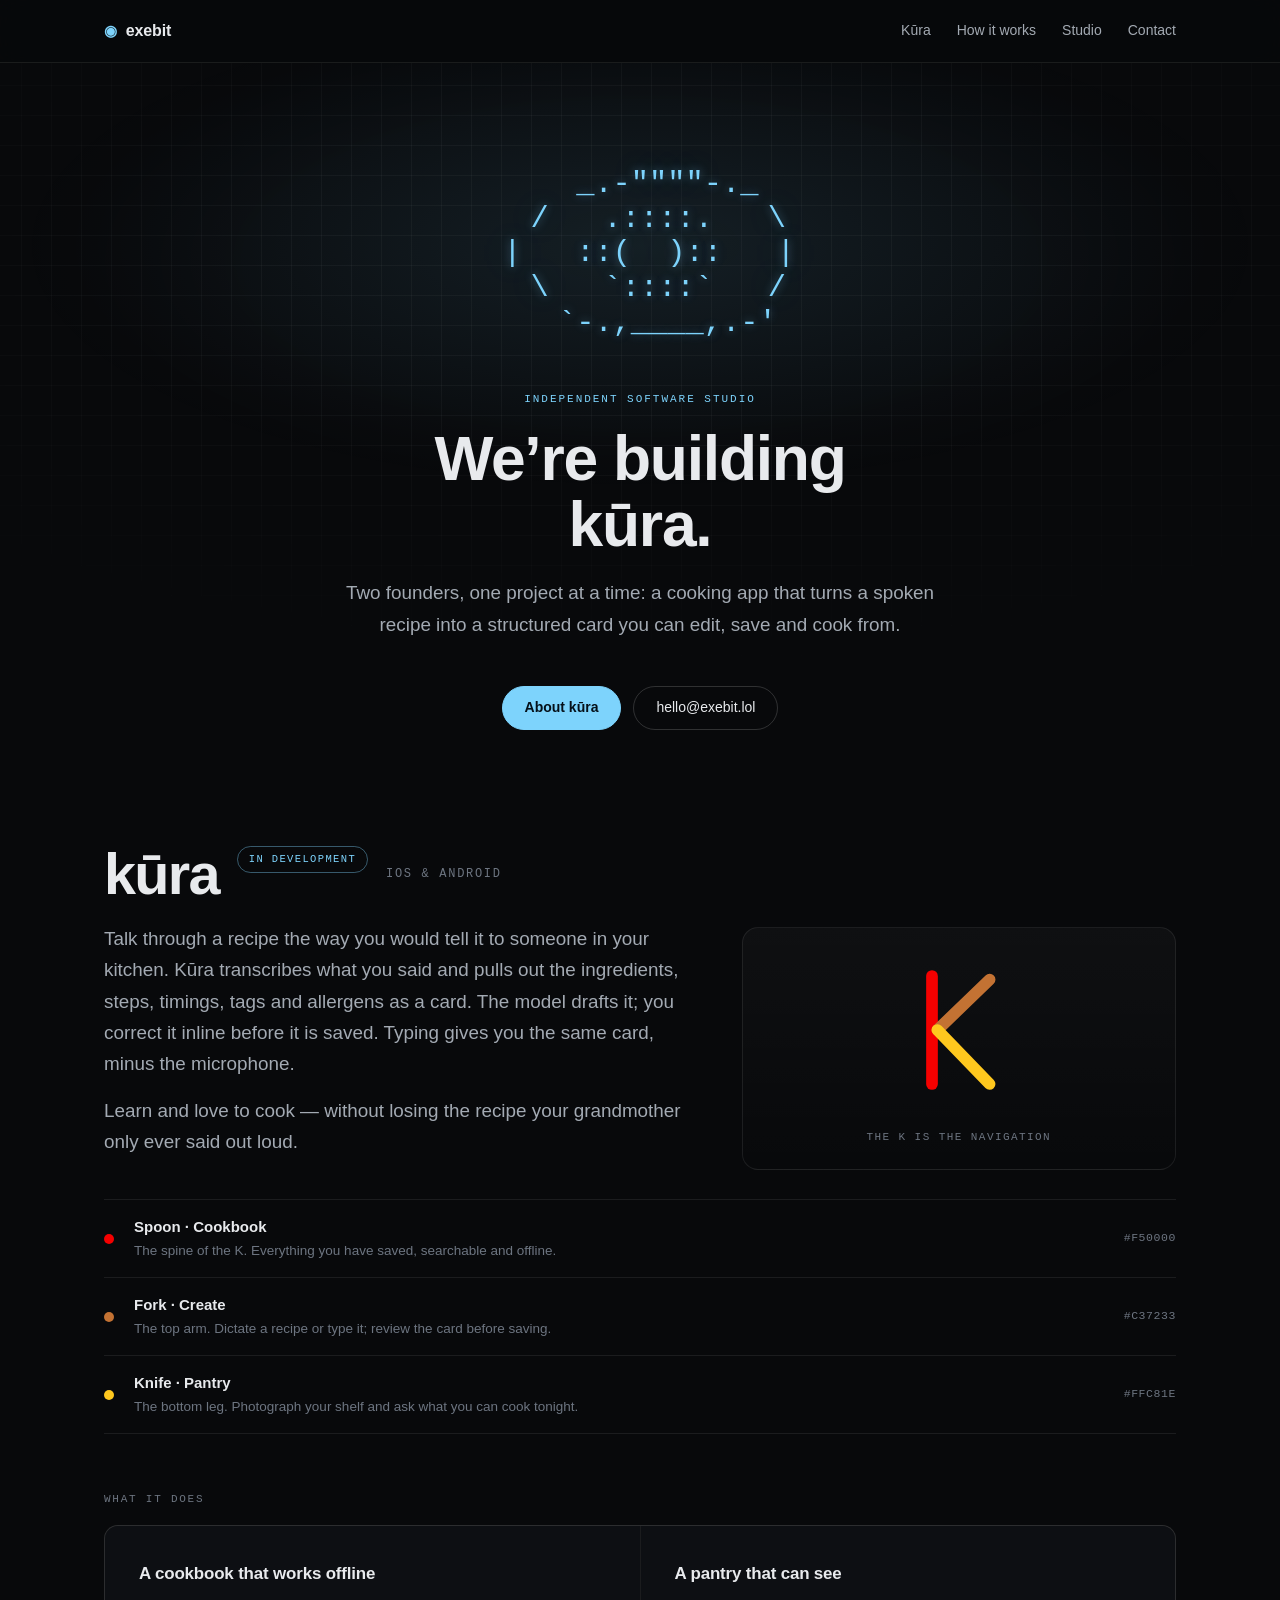
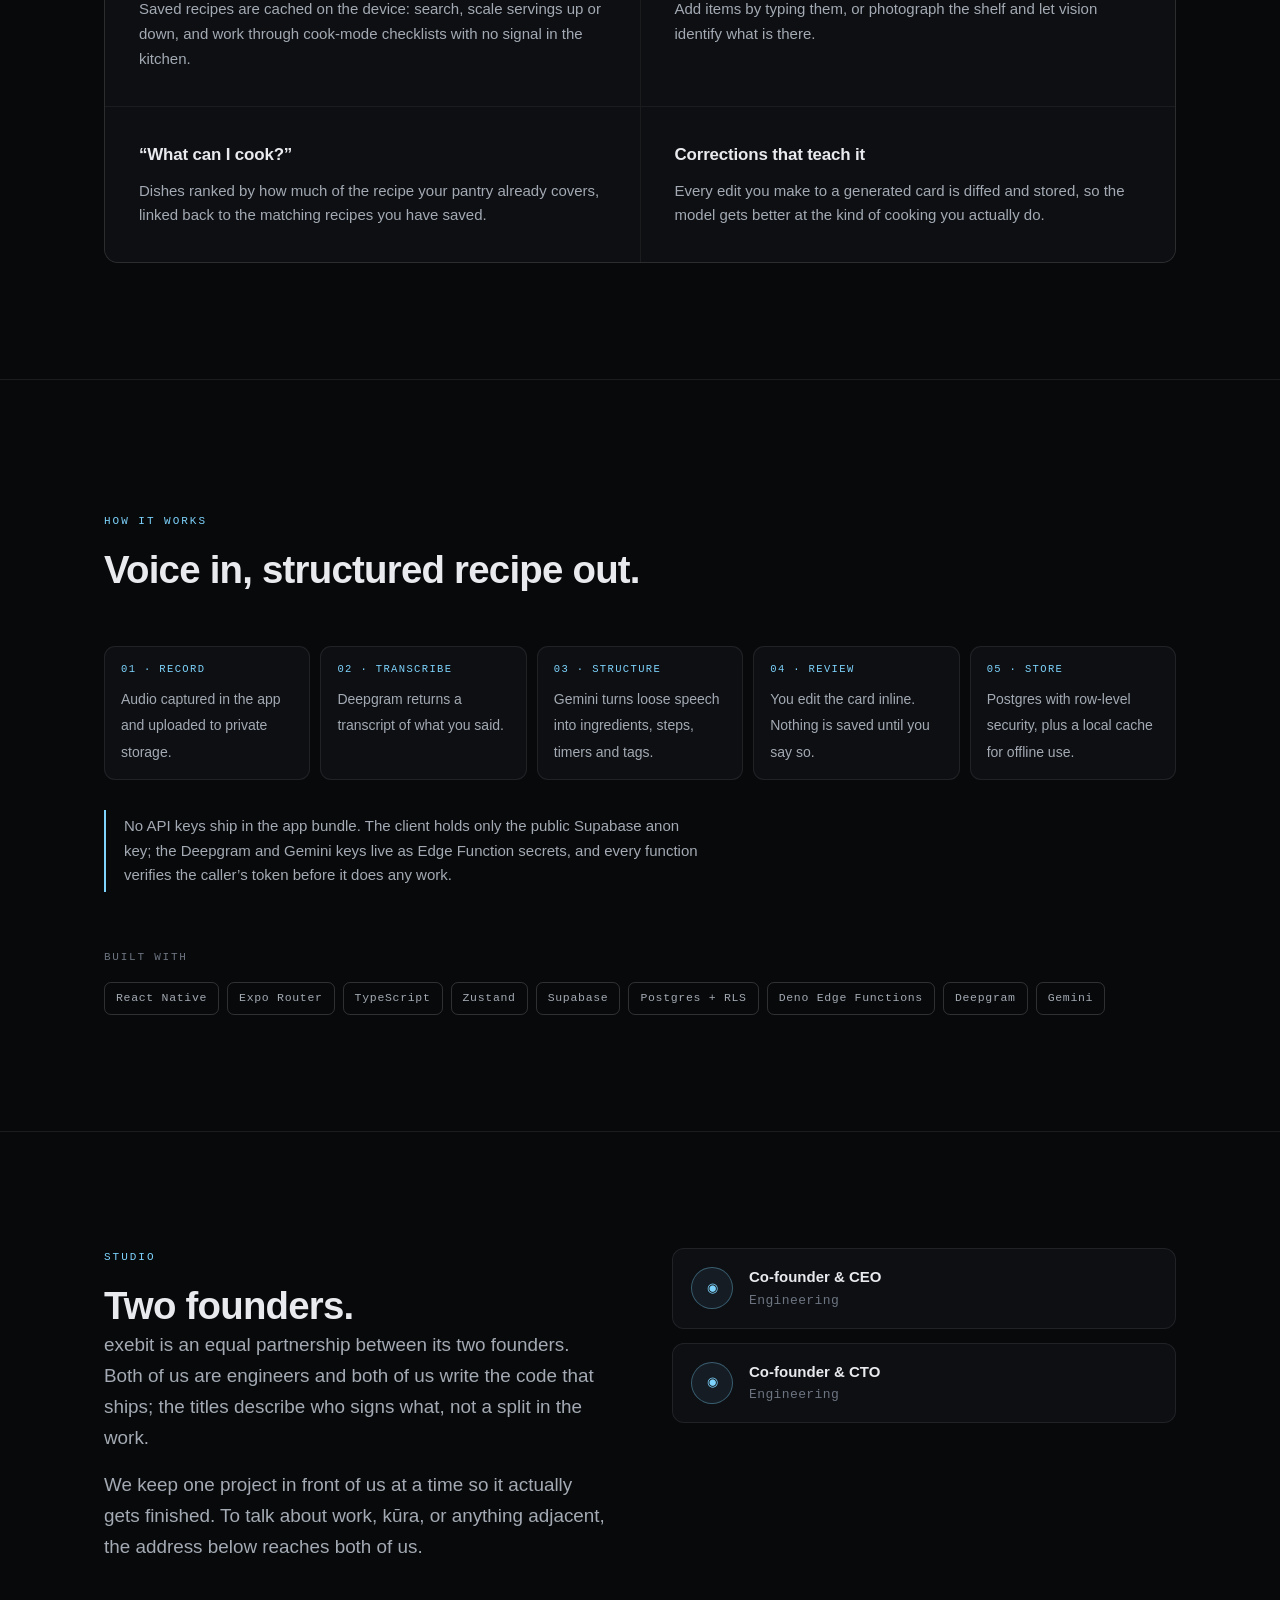
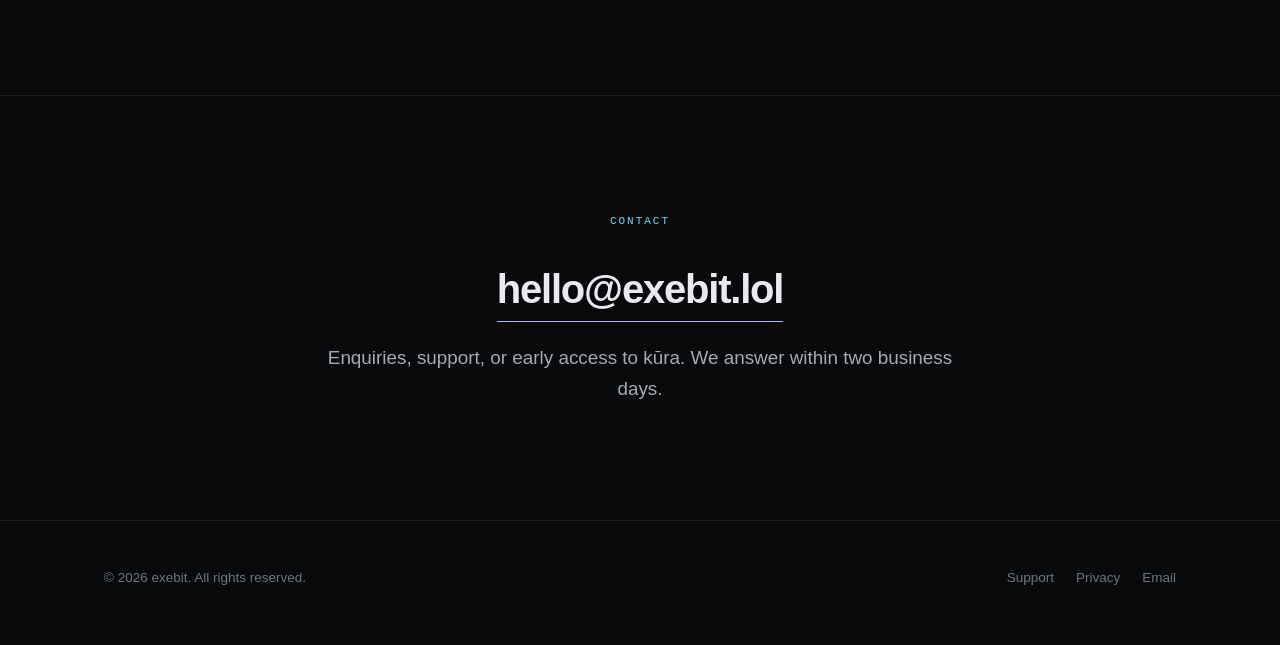
<file: index.html>
<!DOCTYPE html>
<html lang="en">
<head>
<meta charset="UTF-8">
<meta name="viewport" content="width=device-width, initial-scale=1">
<title>exebit &mdash; independent software studio</title>
<meta name="description" content="exebit is a two-person software studio building kura, a cooking app that turns a spoken recipe into a structured, editable card.">
<meta property="og:title" content="exebit &mdash; independent software studio">
<meta property="og:description" content="Building kura: speak a recipe, get a structured card you can edit, save and cook from.">
<meta property="og:type" content="website">
<meta property="og:url" content="https://exebit.lol/">
<link rel="icon" href="data:image/svg+xml,<svg xmlns='http://www.w3.org/2000/svg' viewBox='0 0 32 32'><circle cx='16' cy='16' r='12' fill='none' stroke='%237dd3fc' stroke-width='2'/><circle cx='16' cy='16' r='4.5' fill='%237dd3fc'/></svg>">
<link rel="stylesheet" href="style.css">
</head>
<body>

<header class="nav">
  <div class="wrap nav-inner">
    <a class="brand" href="/"><span class="brand-mark">&#9673;</span><span class="brand-name">exebit</span></a>
    <nav class="nav-links">
      <a href="#kura">K&#363;ra</a>
      <a href="#build">How it works</a>
      <a href="#studio">Studio</a>
      <a href="#contact">Contact</a>
    </nav>
  </div>
</header>

<main>

<section class="hero">
  <div class="wrap hero-inner">
    <pre id="eye" class="eye" aria-hidden="true"></pre>
    <p class="eyebrow">Independent software studio</p>
    <h1>We&rsquo;re building k&#363;ra.</h1>
    <p class="lede">Two founders, one project at a time: a cooking app that turns a spoken recipe into a structured card you can edit, save and cook from.</p>
    <div class="cta">
      <a class="btn btn-primary" href="#kura">About k&#363;ra</a>
      <a class="btn" href="mailto:hello@exebit.lol">hello@exebit.lol</a>
    </div>
  </div>
</section>

<section class="band kura" id="kura">
  <div class="wrap">
    <div class="kura-head">
      <span class="kura-name">k&#363;ra</span>
      <span class="chip live">In development</span>
      <span class="kura-tag">iOS &amp; Android</span>
    </div>
    <div class="kura-top">
      <div>
        <p class="lede">Talk through a recipe the way you would tell it to someone in your kitchen. K&#363;ra transcribes what you said and pulls out the ingredients, steps, timings, tags and allergens as a card. The model drafts it; you correct it inline before it is saved. Typing gives you the same card, minus the microphone.</p>
        <p class="lede">Learn and love to cook &mdash; without losing the recipe your grandmother only ever said out loud.</p>
      </div>
      <div class="mark-panel">
        <svg viewBox="0 0 120 160" aria-label="The kura K, assembled from a spoon, fork and knife">
          <line x1="30" y1="20" x2="30" y2="140" stroke="#F50000" stroke-width="13" stroke-linecap="round"/>
          <line x1="36" y1="80" x2="94" y2="24" stroke="#C37233" stroke-width="13" stroke-linecap="round"/>
          <line x1="36" y1="80" x2="94" y2="140" stroke="#FFC81E" stroke-width="13" stroke-linecap="round"/>
        </svg>
        <p class="mark-cap">The K is the navigation</p>
      </div>
    </div>

    <div class="utensils">
      <div class="utensil">
        <span class="dot" style="background:#F50000"></span>
        <div>
          <div class="u-what">Spoon &middot; Cookbook</div>
          <div class="u-sub">The spine of the K. Everything you have saved, searchable and offline.</div>
        </div>
        <span class="u-hex">#F50000</span>
      </div>
      <div class="utensil">
        <span class="dot" style="background:#C37233"></span>
        <div>
          <div class="u-what">Fork &middot; Create</div>
          <div class="u-sub">The top arm. Dictate a recipe or type it; review the card before saving.</div>
        </div>
        <span class="u-hex">#C37233</span>
      </div>
      <div class="utensil">
        <span class="dot" style="background:#FFC81E"></span>
        <div>
          <div class="u-what">Knife &middot; Pantry</div>
          <div class="u-sub">The bottom leg. Photograph your shelf and ask what you can cook tonight.</div>
        </div>
        <span class="u-hex">#FFC81E</span>
      </div>
    </div>

    <p class="sub-h">What it does</p>
    <div class="grid grid-2">
      <div class="cell">
        <h3>A cookbook that works offline</h3>
        <p>Saved recipes are cached on the device: search, scale servings up or down, and work through cook-mode checklists with no signal in the kitchen.</p>
      </div>
      <div class="cell">
        <h3>A pantry that can see</h3>
        <p>Add items by typing them, or photograph the shelf and let vision identify what is there.</p>
      </div>
      <div class="cell">
        <h3>&ldquo;What can I cook?&rdquo;</h3>
        <p>Dishes ranked by how much of the recipe your pantry already covers, linked back to the matching recipes you have saved.</p>
      </div>
      <div class="cell">
        <h3>Corrections that teach it</h3>
        <p>Every edit you make to a generated card is diffed and stored, so the model gets better at the kind of cooking you actually do.</p>
      </div>
    </div>
  </div>
</section>

<section class="band kura" id="build">
  <div class="wrap">
    <div class="section-head">
      <p class="eyebrow">How it works</p>
      <h2>Voice in, structured recipe out.</h2>
    </div>

    <div class="pipeline">
      <div class="step"><span class="s-k">01 &middot; Record</span><span class="s-v">Audio captured in the app and uploaded to private storage.</span></div>
      <div class="step"><span class="s-k">02 &middot; Transcribe</span><span class="s-v">Deepgram returns a transcript of what you said.</span></div>
      <div class="step"><span class="s-k">03 &middot; Structure</span><span class="s-v">Gemini turns loose speech into ingredients, steps, timers and tags.</span></div>
      <div class="step"><span class="s-k">04 &middot; Review</span><span class="s-v">You edit the card inline. Nothing is saved until you say so.</span></div>
      <div class="step"><span class="s-k">05 &middot; Store</span><span class="s-v">Postgres with row-level security, plus a local cache for offline use.</span></div>
    </div>

    <p class="note">No API keys ship in the app bundle. The client holds only the public Supabase anon key; the Deepgram and Gemini keys live as Edge Function secrets, and every function verifies the caller&rsquo;s token before it does any work.</p>

    <p class="sub-h">Built with</p>
    <div class="stack">
      <span class="tech">React Native</span>
      <span class="tech">Expo Router</span>
      <span class="tech">TypeScript</span>
      <span class="tech">Zustand</span>
      <span class="tech">Supabase</span>
      <span class="tech">Postgres + RLS</span>
      <span class="tech">Deno Edge Functions</span>
      <span class="tech">Deepgram</span>
      <span class="tech">Gemini</span>
    </div>
  </div>
</section>

<section class="band" id="studio">
  <div class="wrap split">
    <div>
      <p class="eyebrow">Studio</p>
      <h2>Two founders.</h2>
      <p class="lede">exebit is an equal partnership between its two founders. Both of us are engineers and both of us write the code that ships; the titles describe who signs what, not a split in the work.</p>
      <p class="lede">We keep one project in front of us at a time so it actually gets finished. To talk about work, k&#363;ra, or anything adjacent, the address below reaches both of us.</p>
    </div>
    <div class="team">
      <div class="person">
        <div class="avatar">&#9673;</div>
        <div>
          <div class="who">Co-founder &amp; CEO</div>
          <div class="role">Engineering</div>
        </div>
      </div>
      <div class="person">
        <div class="avatar">&#9673;</div>
        <div>
          <div class="who">Co-founder &amp; CTO</div>
          <div class="role">Engineering</div>
        </div>
      </div>
    </div>
  </div>
</section>

<section class="band contact" id="contact">
  <div class="wrap">
    <p class="eyebrow">Contact</p>
    <a class="mail" href="mailto:hello@exebit.lol">hello@exebit.lol</a>
    <p class="lede" style="margin: 0 auto;">Enquiries, support, or early access to k&#363;ra. We answer within two business days.</p>
  </div>
</section>

</main>

<footer>
  <div class="wrap foot-inner">
    <div>&copy; 2026 exebit. All rights reserved.</div>
    <nav class="foot-links">
      <a href="/support.html">Support</a>
      <a href="/privacy.html">Privacy</a>
      <a href="mailto:hello@exebit.lol">Email</a>
    </nav>
  </div>
</footer>

<script>
  var OPEN = [
    "   _.-\"\"\"\"-._",
    "  /   .::::.   \\",
    " |   ::(  )::   |",
    "  \\   `::::`   /",
    "   `-.,____,.-'"
  ];
  var LEFT = [
    "   _.-\"\"\"\"-._",
    "  /   .::::.   \\",
    " |  ::(  )::    |",
    "  \\   `::::`   /",
    "   `-.,____,.-'"
  ];
  var RIGHT = [
    "   _.-\"\"\"\"-._",
    "  /   .::::.   \\",
    " |    ::(  )::  |",
    "  \\   `::::`   /",
    "   `-.,____,.-'"
  ];
  var SHUT = [
    "   _.-\"\"\"\"-._",
    "  /            \\",
    " |  ---------- |",
    "  \\            /",
    "   `-.,____,.-'"
  ];

  var eye = document.getElementById("eye");
  var reduced = window.matchMedia("(prefers-reduced-motion: reduce)").matches;

  function draw(frame) { eye.textContent = frame.join("\n"); }
  draw(OPEN);

  if (!reduced) {
    var resting = OPEN;

    function blink() {
      draw(SHUT);
      setTimeout(function () { draw(resting); }, 130);
    }

    function glance() {
      resting = Math.random() < 0.5 ? LEFT : RIGHT;
      draw(resting);
      setTimeout(function () {
        resting = OPEN;
        draw(resting);
      }, 900 + Math.random() * 700);
    }

    (function loop() {
      setTimeout(function () {
        if (Math.random() < 0.28) {
          glance();
        } else {
          blink();
          if (Math.random() < 0.15) setTimeout(blink, 300);
        }
        loop();
      }, 2000 + Math.random() * 2600);
    })();
  }
</script>

</body>
</html>
</file>
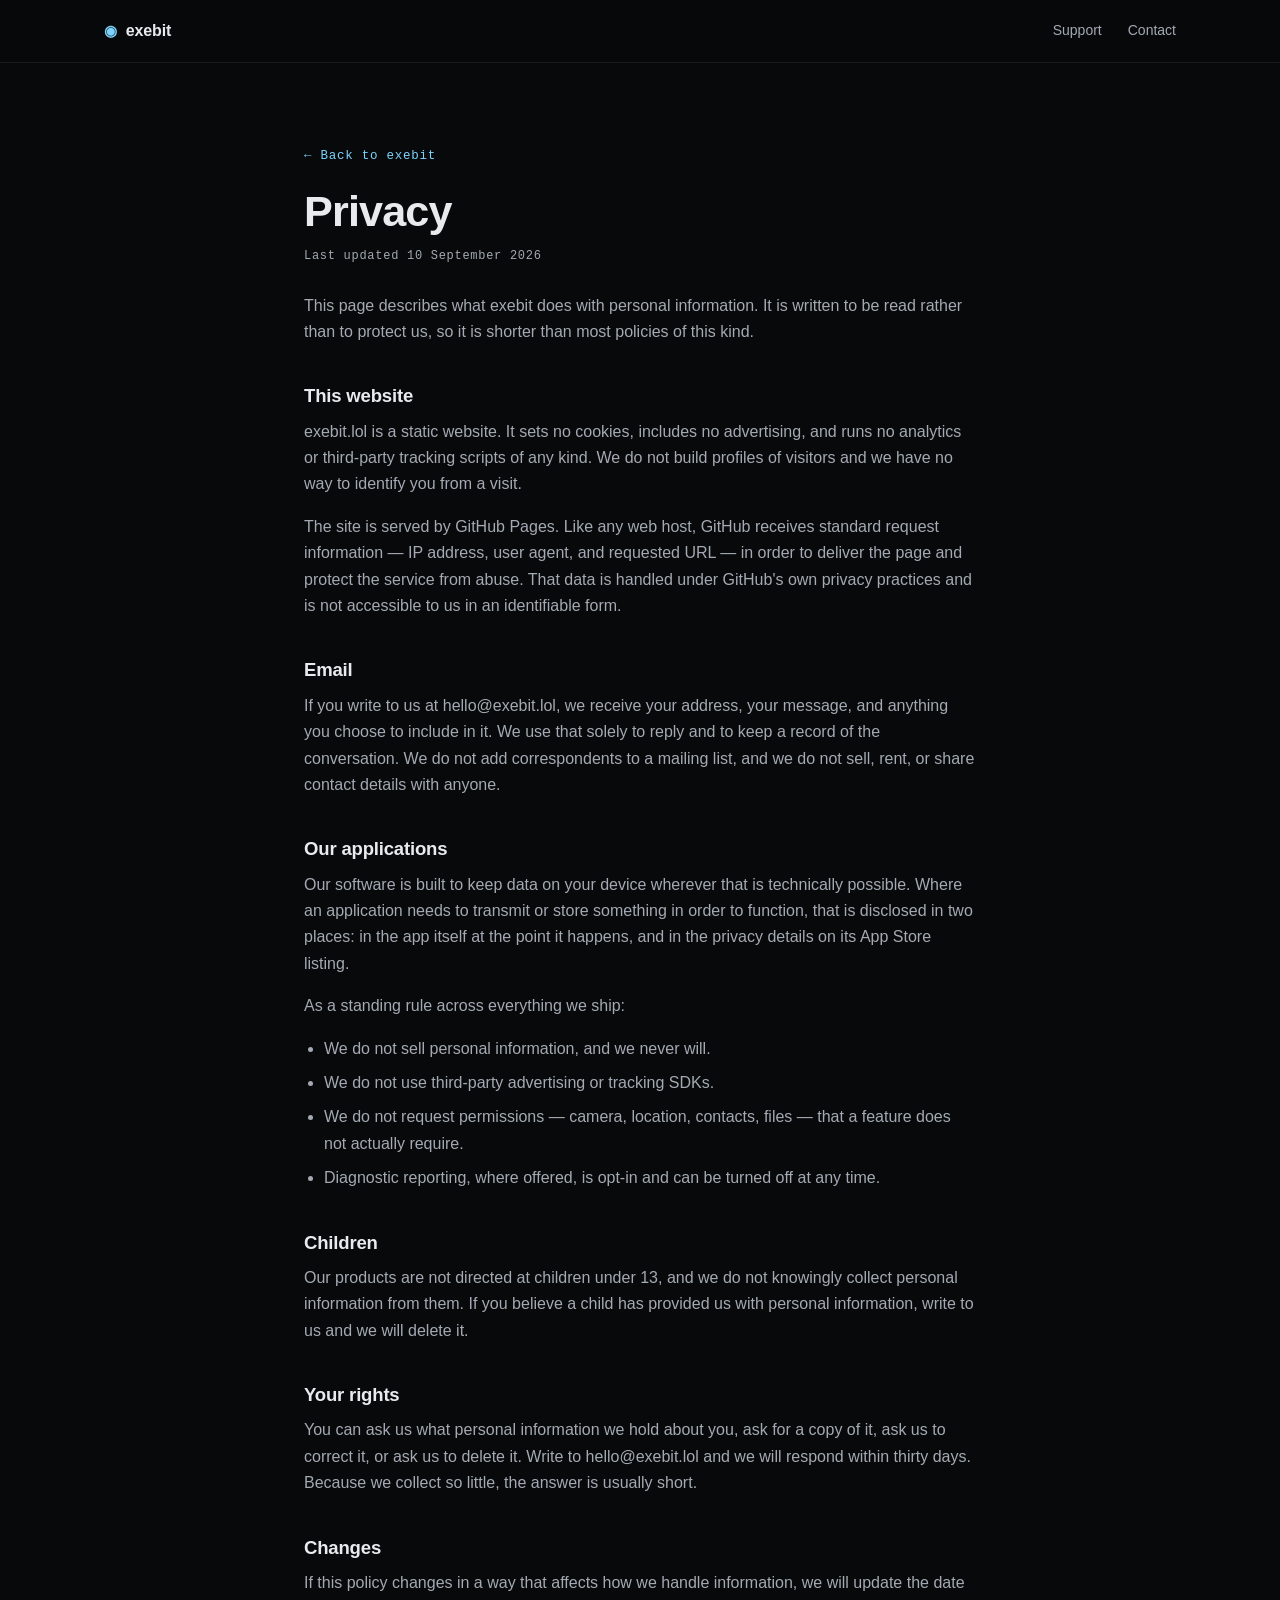
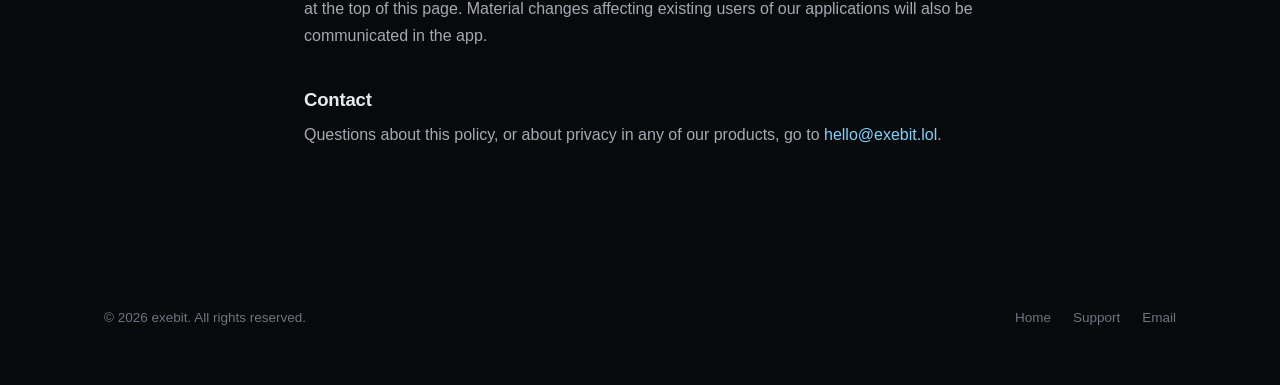
<file: privacy.html>
<!DOCTYPE html>
<html lang="en">
<head>
<meta charset="UTF-8">
<meta name="viewport" content="width=device-width, initial-scale=1">
<title>Privacy &mdash; exebit</title>
<meta name="description" content="How exebit handles personal information on its website and in its applications.">
<link rel="icon" href="data:image/svg+xml,<svg xmlns='http://www.w3.org/2000/svg' viewBox='0 0 32 32'><circle cx='16' cy='16' r='12' fill='none' stroke='%237dd3fc' stroke-width='2'/><circle cx='16' cy='16' r='4.5' fill='%237dd3fc'/></svg>">
<link rel="stylesheet" href="style.css">
</head>
<body>

<header class="nav">
  <div class="wrap nav-inner">
    <a class="brand" href="/"><span class="brand-mark">&#9673;</span><span class="brand-name">exebit</span></a>
    <nav class="nav-links">
      <a href="/support.html">Support</a>
      <a href="mailto:hello@exebit.lol">Contact</a>
    </nav>
  </div>
</header>

<main class="doc">
  <div class="wrap doc-inner">
    <a class="back" href="/">&larr; Back to exebit</a>
    <h1 style="margin-top:22px;">Privacy</h1>
    <p class="stamp">Last updated 10 September 2026</p>

    <p style="margin-top:26px;">This page describes what exebit does with personal information. It is written to be read rather than to protect us, so it is shorter than most policies of this kind.</p>

    <h2>This website</h2>
    <p>exebit.lol is a static website. It sets no cookies, includes no advertising, and runs no analytics or third-party tracking scripts of any kind. We do not build profiles of visitors and we have no way to identify you from a visit.</p>
    <p>The site is served by GitHub Pages. Like any web host, GitHub receives standard request information &mdash; IP address, user agent, and requested URL &mdash; in order to deliver the page and protect the service from abuse. That data is handled under GitHub's own privacy practices and is not accessible to us in an identifiable form.</p>

    <h2>Email</h2>
    <p>If you write to us at hello@exebit.lol, we receive your address, your message, and anything you choose to include in it. We use that solely to reply and to keep a record of the conversation. We do not add correspondents to a mailing list, and we do not sell, rent, or share contact details with anyone.</p>

    <h2>Our applications</h2>
    <p>Our software is built to keep data on your device wherever that is technically possible. Where an application needs to transmit or store something in order to function, that is disclosed in two places: in the app itself at the point it happens, and in the privacy details on its App Store listing.</p>
    <p>As a standing rule across everything we ship:</p>
    <ul>
      <li>We do not sell personal information, and we never will.</li>
      <li>We do not use third-party advertising or tracking SDKs.</li>
      <li>We do not request permissions &mdash; camera, location, contacts, files &mdash; that a feature does not actually require.</li>
      <li>Diagnostic reporting, where offered, is opt-in and can be turned off at any time.</li>
    </ul>

    <h2>Children</h2>
    <p>Our products are not directed at children under 13, and we do not knowingly collect personal information from them. If you believe a child has provided us with personal information, write to us and we will delete it.</p>

    <h2>Your rights</h2>
    <p>You can ask us what personal information we hold about you, ask for a copy of it, ask us to correct it, or ask us to delete it. Write to hello@exebit.lol and we will respond within thirty days. Because we collect so little, the answer is usually short.</p>

    <h2>Changes</h2>
    <p>If this policy changes in a way that affects how we handle information, we will update the date at the top of this page. Material changes affecting existing users of our applications will also be communicated in the app.</p>

    <h2>Contact</h2>
    <p>Questions about this policy, or about privacy in any of our products, go to <a href="mailto:hello@exebit.lol">hello@exebit.lol</a>.</p>
  </div>
</main>

<footer>
  <div class="wrap foot-inner">
    <div>&copy; 2026 exebit. All rights reserved.</div>
    <nav class="foot-links">
      <a href="/">Home</a>
      <a href="/support.html">Support</a>
      <a href="mailto:hello@exebit.lol">Email</a>
    </nav>
  </div>
</footer>

</body>
</html>
</file>
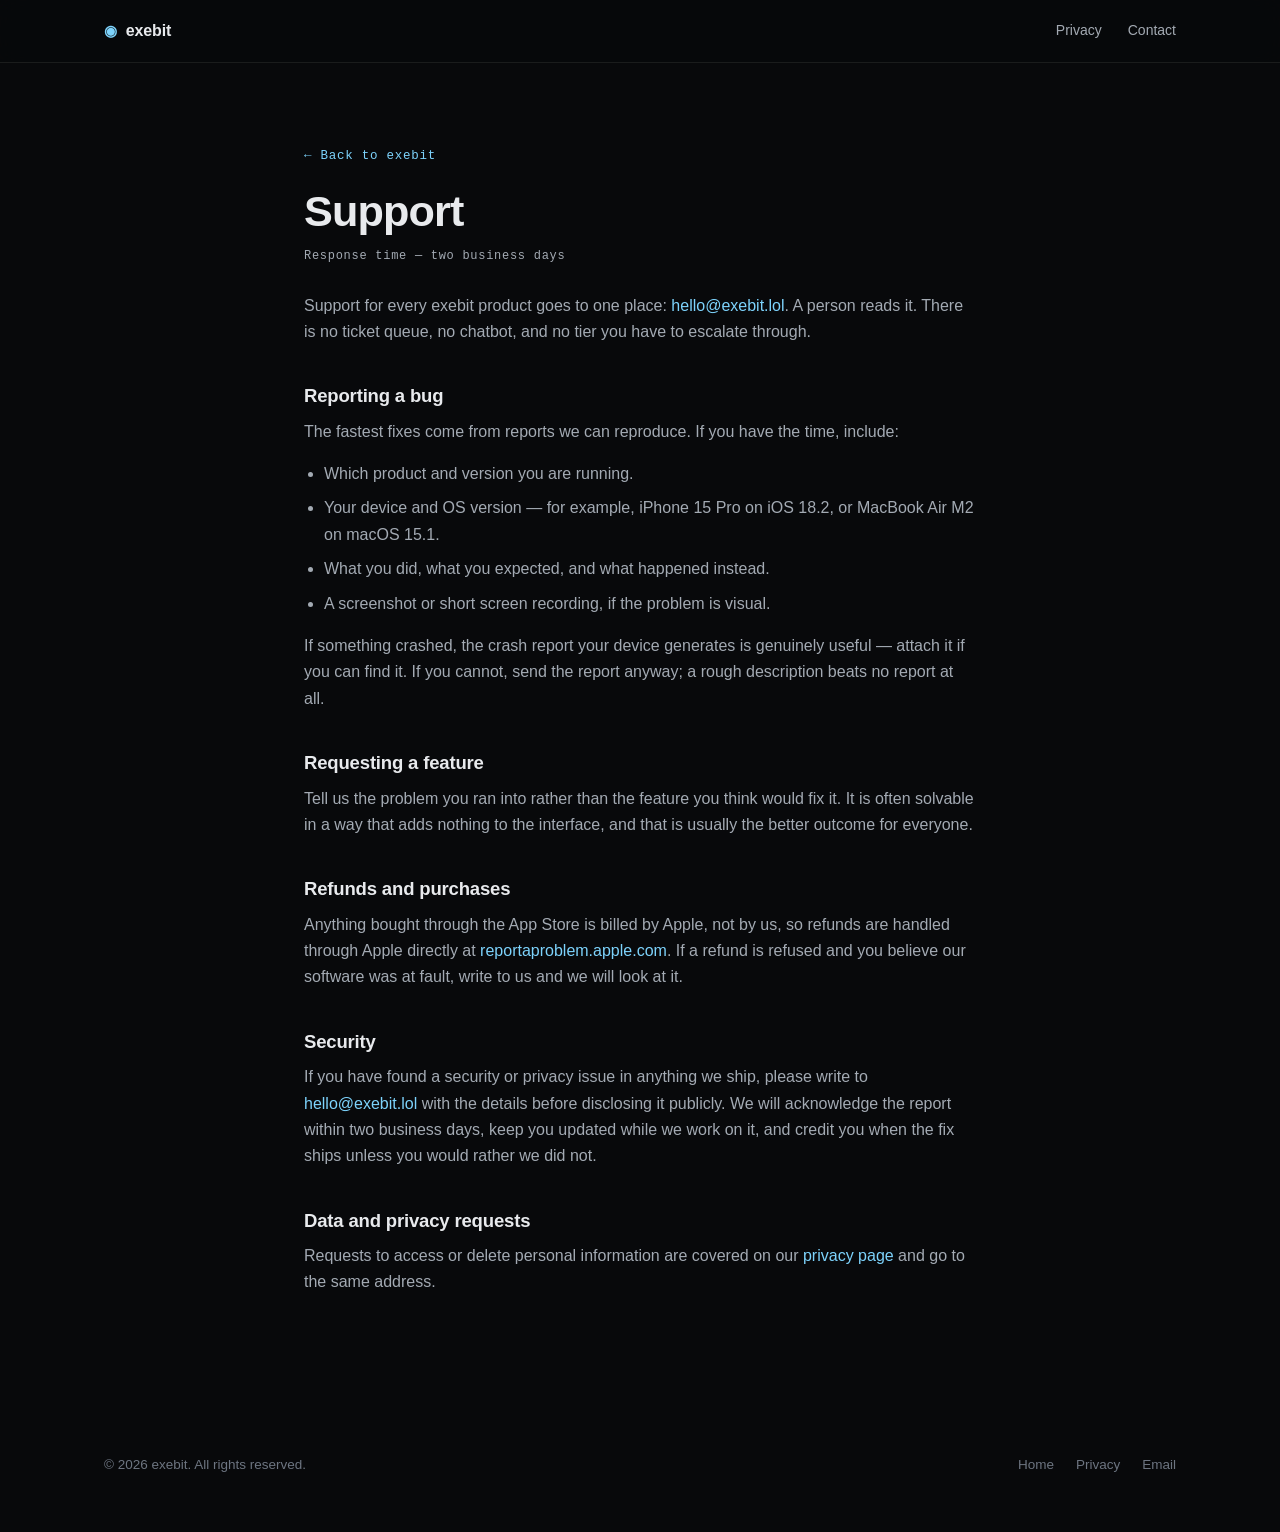
<file: support.html>
<!DOCTYPE html>
<html lang="en">
<head>
<meta charset="UTF-8">
<meta name="viewport" content="width=device-width, initial-scale=1">
<title>Support &mdash; exebit</title>
<meta name="description" content="Get help with exebit software, report a bug, or request a feature.">
<link rel="icon" href="data:image/svg+xml,<svg xmlns='http://www.w3.org/2000/svg' viewBox='0 0 32 32'><circle cx='16' cy='16' r='12' fill='none' stroke='%237dd3fc' stroke-width='2'/><circle cx='16' cy='16' r='4.5' fill='%237dd3fc'/></svg>">
<link rel="stylesheet" href="style.css">
</head>
<body>

<header class="nav">
  <div class="wrap nav-inner">
    <a class="brand" href="/"><span class="brand-mark">&#9673;</span><span class="brand-name">exebit</span></a>
    <nav class="nav-links">
      <a href="/privacy.html">Privacy</a>
      <a href="mailto:hello@exebit.lol">Contact</a>
    </nav>
  </div>
</header>

<main class="doc">
  <div class="wrap doc-inner">
    <a class="back" href="/">&larr; Back to exebit</a>
    <h1 style="margin-top:22px;">Support</h1>
    <p class="stamp">Response time &mdash; two business days</p>

    <p style="margin-top:26px;">Support for every exebit product goes to one place: <a href="mailto:hello@exebit.lol">hello@exebit.lol</a>. A person reads it. There is no ticket queue, no chatbot, and no tier you have to escalate through.</p>

    <h2>Reporting a bug</h2>
    <p>The fastest fixes come from reports we can reproduce. If you have the time, include:</p>
    <ul>
      <li>Which product and version you are running.</li>
      <li>Your device and OS version &mdash; for example, iPhone 15 Pro on iOS 18.2, or MacBook Air M2 on macOS 15.1.</li>
      <li>What you did, what you expected, and what happened instead.</li>
      <li>A screenshot or short screen recording, if the problem is visual.</li>
    </ul>
    <p>If something crashed, the crash report your device generates is genuinely useful &mdash; attach it if you can find it. If you cannot, send the report anyway; a rough description beats no report at all.</p>
    <h2>Requesting a feature</h2>
    <p>Tell us the problem you ran into rather than the feature you think would fix it. It is often solvable in a way that adds nothing to the interface, and that is usually the better outcome for everyone.</p>

    <h2>Refunds and purchases</h2>
    <p>Anything bought through the App Store is billed by Apple, not by us, so refunds are handled through Apple directly at <a href="https://reportaproblem.apple.com">reportaproblem.apple.com</a>. If a refund is refused and you believe our software was at fault, write to us and we will look at it.</p>

    <h2>Security</h2>
    <p>If you have found a security or privacy issue in anything we ship, please write to <a href="mailto:hello@exebit.lol">hello@exebit.lol</a> with the details before disclosing it publicly. We will acknowledge the report within two business days, keep you updated while we work on it, and credit you when the fix ships unless you would rather we did not.</p>

    <h2>Data and privacy requests</h2>
    <p>Requests to access or delete personal information are covered on our <a href="/privacy.html">privacy page</a> and go to the same address.</p>
  </div>
</main>

<footer>
  <div class="wrap foot-inner">
    <div>&copy; 2026 exebit. All rights reserved.</div>
    <nav class="foot-links">
      <a href="/">Home</a>
      <a href="/privacy.html">Privacy</a>
      <a href="mailto:hello@exebit.lol">Email</a>
    </nav>
  </div>
</footer>

</body>
</html>
</file>
<file: style.css>
:root {
  --bg: #08090b;
  --bg-1: #0d0f13;
  --bg-2: #12151b;
  --line: rgba(255,255,255,0.08);
  --line-2: rgba(255,255,255,0.16);
  --fg: #e8eaed;
  --fg-2: #a3aab3;
  --fg-3: #6d7581;
  --accent: #7dd3fc;
  --sans: -apple-system, BlinkMacSystemFont, "Segoe UI", Inter, Helvetica, Arial, sans-serif;
  --mono: ui-monospace, SFMono-Regular, "SF Mono", Menlo, Consolas, monospace;
  --maxw: 1120px;
  color-scheme: dark;
}

* { box-sizing: border-box; }

html {
  scroll-behavior: smooth;
  -webkit-text-size-adjust: 100%;
}

body {
  margin: 0;
  background: var(--bg);
  color: var(--fg);
  font-family: var(--sans);
  font-size: 16px;
  line-height: 1.65;
  -webkit-font-smoothing: antialiased;
  overflow-x: hidden;
}

a { color: inherit; text-decoration: none; }
img { max-width: 100%; }

.wrap {
  width: 100%;
  max-width: var(--maxw);
  margin: 0 auto;
  padding-left: 24px;
  padding-right: 24px;
}

.eyebrow {
  font-family: var(--mono);
  font-size: 11px;
  letter-spacing: 0.18em;
  text-transform: uppercase;
  color: var(--accent);
  margin: 0 0 18px;
}

h1, h2, h3 { font-weight: 600; letter-spacing: -0.02em; margin: 0; }
h1 { font-size: clamp(2.1rem, 6vw, 3.9rem); line-height: 1.05; }
h2 { font-size: clamp(1.6rem, 3.6vw, 2.4rem); line-height: 1.15; }
h3 { font-size: 1.06rem; letter-spacing: -0.01em; }
p { margin: 0 0 16px; }

.lede { color: var(--fg-2); font-size: clamp(1rem, 1.6vw, 1.18rem); max-width: 60ch; }
.muted { color: var(--fg-2); }

/* ---------- nav ---------- */
.nav {
  position: sticky;
  top: 0;
  z-index: 50;
  background: rgba(8,9,11,0.72);
  backdrop-filter: saturate(160%) blur(14px);
  -webkit-backdrop-filter: saturate(160%) blur(14px);
  border-bottom: 1px solid var(--line);
}
.nav-inner {
  display: flex;
  align-items: center;
  justify-content: space-between;
  gap: 20px;
  height: 62px;
}
.brand { display: inline-flex; align-items: center; gap: 9px; font-weight: 600; letter-spacing: -0.01em; }
.brand-mark { color: var(--accent); font-size: 15px; line-height: 1; }
.nav-links { display: flex; gap: 26px; font-size: 14px; color: var(--fg-2); }
.nav-links a { transition: color .2s ease; }
.nav-links a:hover { color: var(--fg); }

/* ---------- hero ---------- */
.hero { position: relative; padding: clamp(56px, 10vw, 104px) 0 0; overflow: hidden; }
.hero::before {
  content: "";
  position: absolute;
  inset: -10% -10% 0;
  background:
    radial-gradient(56% 46% at 50% 34%, rgba(125,211,252,0.11), transparent 72%),
    linear-gradient(transparent 96%, rgba(255,255,255,0.035) 96%) 0 0 / 100% 30px,
    linear-gradient(90deg, transparent 96%, rgba(255,255,255,0.035) 96%) 0 0 / 30px 100%;
  -webkit-mask-image: radial-gradient(68% 58% at 50% 36%, #000 35%, transparent 100%);
  mask-image: radial-gradient(68% 58% at 50% 36%, #000 35%, transparent 100%);
  pointer-events: none;
}
.hero-inner { position: relative; text-align: center; display: flex; flex-direction: column; align-items: center; }

.eye {
  font-family: var(--mono);
  font-size: clamp(1rem, 2.9vw, 1.9rem);
  line-height: 1.14;
  white-space: pre;
  color: var(--accent);
  text-shadow: 0 0 10px rgba(125,211,252,0.45), 0 0 38px rgba(125,211,252,0.28);
  margin: 0 0 clamp(30px, 5vw, 50px);
  user-select: none;
}

.hero h1 { max-width: 16ch; }
.hero .lede { margin-top: 20px; }

.cta { display: flex; flex-wrap: wrap; gap: 12px; justify-content: center; margin-top: 30px; }
.btn {
  display: inline-flex;
  align-items: center;
  height: 44px;
  padding: 0 22px;
  border: 1px solid var(--line-2);
  border-radius: 999px;
  font-size: 14px;
  font-weight: 500;
  color: var(--fg);
  transition: border-color .2s ease, background .2s ease, transform .2s ease;
}
.btn:hover { border-color: var(--accent); transform: translateY(-1px); }
.btn-primary { background: var(--accent); border-color: var(--accent); color: #051019; font-weight: 600; }
.btn-primary:hover { background: #a5e2ff; border-color: #a5e2ff; }

.strip { margin-top: clamp(56px, 9vw, 92px); border-top: 1px solid var(--line); border-bottom: 1px solid var(--line); background: rgba(255,255,255,0.012); }
.strip-inner {
  display: flex;
  flex-wrap: wrap;
  gap: 10px 34px;
  justify-content: center;
  padding-top: 18px;
  padding-bottom: 18px;
  font-family: var(--mono);
  font-size: 11.5px;
  letter-spacing: 0.14em;
  text-transform: uppercase;
  color: var(--fg-3);
}

/* ---------- sections ---------- */
section.band { padding: clamp(64px, 10vw, 116px) 0; border-bottom: 1px solid var(--line); scroll-margin-top: 62px; }
.section-head { max-width: 62ch; margin-bottom: clamp(34px, 5vw, 54px); }
.section-head p { margin-top: 16px; }

.grid { display: grid; gap: 1px; background: var(--line); border: 1px solid var(--line); border-radius: 14px; overflow: hidden; }
.grid-2 { grid-template-columns: repeat(2, 1fr); }
.grid-3 { grid-template-columns: repeat(3, 1fr); }

.cell { background: var(--bg-1); padding: clamp(24px, 3.2vw, 34px); }
.cell .num { font-family: var(--mono); font-size: 11px; color: var(--accent); letter-spacing: 0.16em; display: block; margin-bottom: 16px; }
.cell h3 { margin-bottom: 10px; }
.cell p { color: var(--fg-2); font-size: 15px; margin: 0; }

/* ---------- work ---------- */
.work-list { display: flex; flex-direction: column; border-top: 1px solid var(--line); }
.work-item {
  display: grid;
  grid-template-columns: minmax(180px, 1fr) 2.1fr;
  gap: 18px 40px;
  padding: clamp(26px, 3.6vw, 40px) 0;
  border-bottom: 1px solid var(--line);
  transition: background .25s ease;
}
.work-item:hover { background: rgba(255,255,255,0.018); }
.work-name { display: flex; flex-direction: column; gap: 10px; }
.work-name h3 { font-size: 1.4rem; letter-spacing: -0.02em; }
.chip {
  align-self: flex-start;
  font-family: var(--mono);
  font-size: 10.5px;
  letter-spacing: 0.13em;
  text-transform: uppercase;
  color: var(--fg-3);
  border: 1px solid var(--line-2);
  border-radius: 999px;
  padding: 4px 11px;
}
.chip.live { color: var(--accent); border-color: rgba(125,211,252,0.4); }
.work-body p { color: var(--fg-2); margin: 0 0 14px; }
.work-meta { font-family: var(--mono); font-size: 12px; color: var(--fg-3); letter-spacing: 0.04em; }

/* ---------- principles ---------- */
.principle { display: grid; grid-template-columns: 68px 1fr; gap: 0 24px; padding: 28px 0; border-bottom: 1px solid var(--line); }
.principle:last-child { border-bottom: 0; }
.principle .p-num { font-family: var(--mono); font-size: 13px; color: var(--accent); padding-top: 5px; }
.principle h3 { margin-bottom: 8px; }
.principle p { color: var(--fg-2); margin: 0; max-width: 68ch; }

/* ---------- studio / team ---------- */
.split { display: grid; grid-template-columns: 1fr 1fr; gap: clamp(32px, 5vw, 64px); align-items: start; }
.team { display: flex; flex-direction: column; gap: 14px; }
.person {
  display: flex;
  align-items: center;
  gap: 16px;
  border: 1px solid var(--line);
  border-radius: 12px;
  padding: 16px 18px;
  background: var(--bg-1);
}
.avatar {
  width: 42px; height: 42px; flex: none;
  border-radius: 50%;
  border: 1px solid rgba(125,211,252,0.35);
  display: grid; place-items: center;
  font-family: var(--mono); font-size: 13px; color: var(--accent);
  background: rgba(125,211,252,0.07);
}
.person .who { font-weight: 600; font-size: 15px; }
.person .role { font-size: 13px; color: var(--fg-3); font-family: var(--mono); letter-spacing: 0.03em; }

/* ---------- contact ---------- */
.contact { text-align: center; }
.mail {
  display: inline-block;
  font-size: clamp(1.35rem, 4.4vw, 2.5rem);
  font-weight: 600;
  letter-spacing: -0.03em;
  margin: 8px 0 20px;
  background-image: linear-gradient(var(--accent), var(--accent));
  background-size: 100% 1px;
  background-position: 0 100%;
  background-repeat: no-repeat;
  transition: color .2s ease;
}
.mail:hover { color: var(--accent); }

/* ---------- footer ---------- */
footer { padding: 46px 0 56px; color: var(--fg-3); font-size: 13.5px; }
.foot-inner { display: flex; flex-wrap: wrap; gap: 16px 28px; justify-content: space-between; align-items: center; }
.foot-links { display: flex; flex-wrap: wrap; gap: 22px; }
.foot-links a:hover { color: var(--fg); }

/* ---------- long-form pages ---------- */
.doc { padding: clamp(46px, 7vw, 78px) 0 clamp(60px, 9vw, 96px); }
.doc-inner { max-width: 720px; }
.doc h1 { font-size: clamp(1.9rem, 5vw, 2.7rem); margin-bottom: 12px; }
.doc h2 { font-size: 1.16rem; margin: 40px 0 12px; letter-spacing: -0.01em; }
.doc p, .doc li { color: var(--fg-2); }
.doc ul { padding-left: 20px; margin: 0 0 16px; }
.doc li { margin-bottom: 8px; }
.doc a { color: var(--accent); }
.stamp { font-family: var(--mono); font-size: 12px; color: var(--fg-3); letter-spacing: 0.06em; }
.back { font-family: var(--mono); font-size: 12.5px; color: var(--fg-3); letter-spacing: 0.06em; }
.back:hover { color: var(--accent); }

/* ---------- reveal ---------- */
.reveal { opacity: 0; transform: translateY(14px); transition: opacity .7s ease, transform .7s ease; }
.reveal.in { opacity: 1; transform: none; }

/* ---------- responsive ---------- */
@media (max-width: 880px) {
  .grid-3 { grid-template-columns: 1fr 1fr; }
  .split { grid-template-columns: 1fr; }
  .work-item { grid-template-columns: 1fr; }
}
@media (max-width: 620px) {
  .nav-links { gap: 18px; font-size: 13px; }
  .nav-links a:nth-child(1),
  .nav-links a:nth-child(3),
  .nav-links a:nth-child(4) { display: none; }
  .grid-2, .grid-3 { grid-template-columns: 1fr; }
  .principle { grid-template-columns: 44px 1fr; gap: 0 14px; }
  .strip-inner { gap: 8px 20px; }
}

@media (prefers-reduced-motion: reduce) {
  html { scroll-behavior: auto; }
  .reveal { opacity: 1; transform: none; transition: none; }
  .btn:hover { transform: none; }
}

/* ---------- kura ---------- */
.kura { --spoon: #F50000; --fork: #C37233; --knife: #FFC81E; }
.kura-head { display: flex; flex-wrap: wrap; align-items: center; gap: 10px 18px; margin-bottom: 20px; }
.kura-name { font-size: clamp(2.2rem, 7vw, 3.6rem); font-weight: 600; letter-spacing: -0.03em; line-height: 1; }
.kura-tag { font-family: var(--mono); font-size: 12px; letter-spacing: 0.14em; text-transform: uppercase; color: var(--fg-3); }

.kura-top { display: grid; grid-template-columns: 1.35fr 1fr; gap: clamp(28px, 4vw, 56px); align-items: center; }

.mark-panel {
  border: 1px solid var(--line);
  border-radius: 16px;
  background: linear-gradient(180deg, rgba(255,255,255,0.03), rgba(255,255,255,0.005));
  padding: 30px 26px 22px;
  text-align: center;
}
.mark-panel svg { width: 108px; height: 144px; }
.mark-cap { font-family: var(--mono); font-size: 11px; letter-spacing: 0.13em; text-transform: uppercase; color: var(--fg-3); margin: 18px 0 0; }

.utensils { display: flex; flex-direction: column; margin-top: 26px; border-top: 1px solid var(--line); }
.utensil { display: grid; grid-template-columns: 14px 1fr auto; align-items: center; gap: 16px; padding: 15px 0; border-bottom: 1px solid var(--line); }
.dot { width: 10px; height: 10px; border-radius: 50%; }
.utensil .u-what { font-weight: 600; font-size: 15px; }
.utensil .u-sub { color: var(--fg-3); font-size: 13.5px; }
.utensil .u-hex { font-family: var(--mono); font-size: 11.5px; color: var(--fg-3); letter-spacing: 0.05em; }

.pipeline { display: flex; flex-wrap: wrap; align-items: stretch; gap: 10px; margin: 8px 0 0; }
.step {
  flex: 1 1 150px;
  border: 1px solid var(--line);
  border-radius: 11px;
  background: var(--bg-1);
  padding: 14px 16px;
}
.step .s-k { font-family: var(--mono); font-size: 10.5px; letter-spacing: 0.13em; text-transform: uppercase; color: var(--accent); display: block; margin-bottom: 7px; }
.step .s-v { font-size: 14px; color: var(--fg-2); }

.note {
  border-left: 2px solid var(--accent);
  padding: 4px 0 4px 18px;
  margin: 30px 0 0;
  color: var(--fg-2);
  font-size: 15px;
  max-width: 72ch;
}

.stack { display: flex; flex-wrap: wrap; gap: 8px; margin-top: 14px; }
.tech {
  font-family: var(--mono);
  font-size: 11.5px;
  letter-spacing: 0.06em;
  color: var(--fg-2);
  border: 1px solid var(--line-2);
  border-radius: 7px;
  padding: 6px 11px;
}

.sub-h { font-family: var(--mono); font-size: 11px; letter-spacing: 0.16em; text-transform: uppercase; color: var(--fg-3); margin: clamp(38px, 5vw, 56px) 0 16px; }

@media (max-width: 880px) {
  .kura-top { grid-template-columns: 1fr; }
  .mark-panel { order: -1; }
}
</file>
